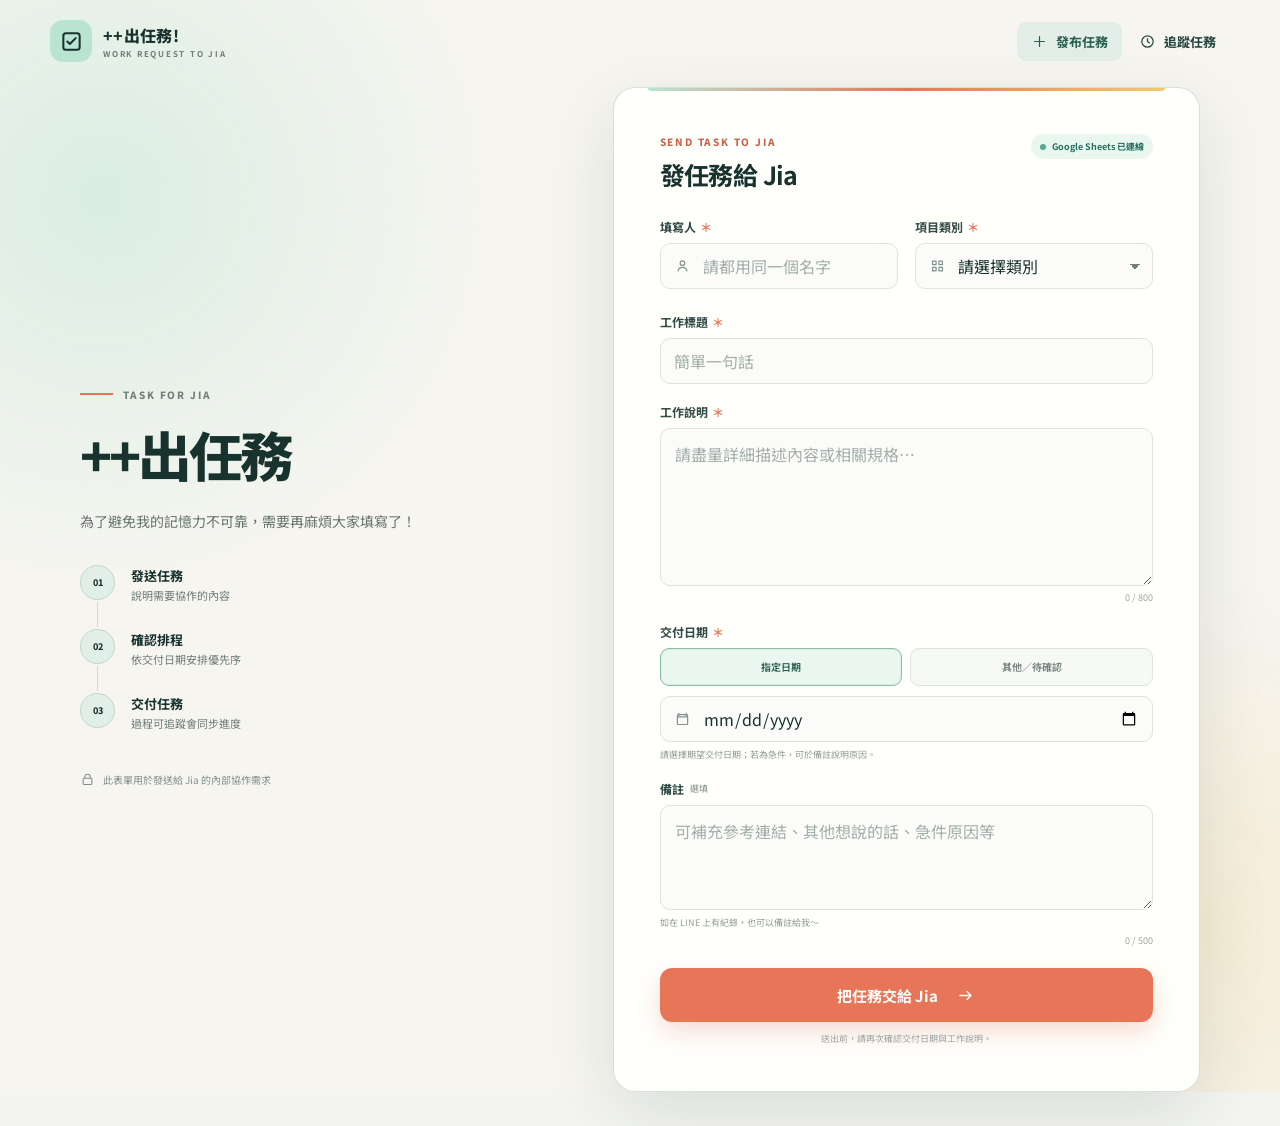
<file: index.html>
<!doctype html>
<html lang="zh-Hant">
  <head>
    <meta charset="UTF-8" />
    <meta name="viewport" content="width=device-width, initial-scale=1.0" />
    <meta
      name="description"
      content="公司內部發任務給 Jia 的協作需求填寫與排程中心"
    />
    <meta name="theme-color" content="#16342f" />
    <title> ++出任務!｜協作需求中心</title>
    <link rel="stylesheet" href="./styles.css" />
  </head>
  <body class="form-page">
    <a class="skip-link" href="#request-form">跳到填寫表單</a>

    <header class="site-header">
      <a class="brand" href="./index.html" aria-label="給 Jia 的協作需求首頁">
        <span class="brand-mark" aria-hidden="true">
          <svg viewBox="0 0 24 24" focusable="false">
            <path d="M7 4.75h10A2.25 2.25 0 0 1 19.25 7v10A2.25 2.25 0 0 1 17 19.25H7A2.25 2.25 0 0 1 4.75 17V7A2.25 2.25 0 0 1 7 4.75Z" />
            <path d="m8.25 12 2.25 2.25 5.25-5.25" />
          </svg>
        </span>
        <span>
          <strong> ++出任務! </strong>
          <small>WORK REQUEST TO JIA</small>
        </span>
      </a>
      <nav class="header-nav" aria-label="快速連結">
        <a class="header-link active" href="./index.html" aria-current="page">
          <svg viewBox="0 0 24 24" aria-hidden="true">
            <path d="M12 5v14M5 12h14" />
          </svg>
          發布任務
        </a>
        <a class="header-link" href="./status.html">
          <svg viewBox="0 0 24 24" aria-hidden="true">
            <circle cx="12" cy="12" r="8" />
            <path d="M12 8v4l3 2" />
          </svg>
          追蹤任務
        </a>
      </nav>
    </header>

    <main class="form-layout">
      <section class="intro-panel" aria-labelledby="page-title">
        <div class="eyebrow"><span></span> TASK FOR JIA</div>
        <h1 id="page-title">++出任務</h1>
        <p class="intro-copy">
          為了避免我的記憶力不可靠，需要再麻煩大家填寫了！
        </p>

        <ol class="process-list" aria-label="需求處理流程">
          <li>
            <span>01</span>
            <div><strong>發送任務</strong><small>說明需要協作的內容</small></div>
          </li>
          <li>
            <span>02</span>
            <div><strong>確認排程</strong><small>依交付日期安排優先序</small></div>
          </li>
          <li>
            <span>03</span>
            <div><strong>交付任務</strong><small>過程可追蹤會同步進度</small></div>
          </li>
        </ol>

        <div class="privacy-note">
          <svg viewBox="0 0 24 24" aria-hidden="true">
            <path d="M7.75 10V7.75a4.25 4.25 0 0 1 8.5 0V10M6.5 10h11A1.5 1.5 0 0 1 19 11.5v7A1.5 1.5 0 0 1 17.5 20h-11A1.5 1.5 0 0 1 5 18.5v-7A1.5 1.5 0 0 1 6.5 10Z" />
          </svg>
          此表單用於發送給 Jia 的內部協作需求
        </div>
      </section>

      <section class="form-card" aria-labelledby="form-title">
        <div class="form-card-head">
          <div>
            <p class="section-kicker">SEND TASK TO JIA</p>
            <h2 id="form-title">發任務給 Jia</h2>
          </div>
          <span class="mode-badge" id="mode-badge">連線確認中</span>
        </div>

        <form id="request-form" novalidate>
          <div class="field-grid">
            <div class="field-group">
              <label for="requester">填寫人 <span aria-label="必填">＊</span></label>
              <div class="input-shell">
                <svg viewBox="0 0 24 24" aria-hidden="true">
                  <circle cx="12" cy="8" r="3.25" />
                  <path d="M5.75 19c.55-3.15 2.64-5 6.25-5s5.7 1.85 6.25 5" />
                </svg>
                <input
                  id="requester"
                  name="requester"
                  type="text"
                  autocomplete="name"
                  maxlength="40"
                  placeholder="請都用同一個名字"
                  required
                />
              </div>
              <p class="field-error" id="requester-error"></p>
            </div>

            <div class="field-group">
              <label for="category">項目類別 <span aria-label="必填">＊</span></label>
              <div class="input-shell select-shell">
                <svg viewBox="0 0 24 24" aria-hidden="true">
                  <path d="M5 5h5v5H5zM14 5h5v5h-5zM5 14h5v5H5zM14 14h5v5h-5z" />
                </svg>
                <select id="category" name="category" required>
                  <option value="" selected disabled>請選擇類別</option>
                  <option value="行銷">行銷</option>
                  <option value="行政">行政</option>
                  <option value="營運">營運</option>
                  <option value="業務">業務</option>
                  <option value="其他">其他</option>
                </select>
              </div>
              <p class="field-error" id="category-error"></p>
            </div>
          </div>

          <div class="field-group">
            <label for="title">工作標題 <span aria-label="必填">＊</span></label>
            <div class="input-shell no-icon">
              <input
                id="title"
                name="title"
                type="text"
                maxlength="120"
                placeholder="簡單一句話"
                required
              />
            </div>
            <p class="field-error" id="title-error"></p>
          </div>

          <div class="field-group">
            <label for="description">工作說明 <span aria-label="必填">＊</span></label>
            <textarea
              id="description"
              name="description"
              rows="5"
              maxlength="800"
              placeholder="請盡量詳細描述內容或相關規格⋯"
              required
            ></textarea>
            <div class="field-meta">
              <p class="field-error" id="description-error"></p>
              <span id="description-count">0 / 800</span>
            </div>
          </div>

          <div class="field-group">
            <label for="delivery-time">交付日期 <span aria-label="必填">＊</span></label>
            <div class="delivery-options" role="radiogroup" aria-label="交付日期選項">
              <label>
                <input type="radio" name="deliveryOption" value="specified" checked />
                <span>指定日期</span>
              </label>
              <label>
                <input type="radio" name="deliveryOption" value="other" />
                <span>其他／待確認</span>
              </label>
            </div>
            <div class="input-shell" id="delivery-time-shell">
              <svg viewBox="0 0 24 24" aria-hidden="true">
                <path d="M6.75 4v3M17.25 4v3M4.75 9h14.5M6.25 5.75h11.5a1.5 1.5 0 0 1 1.5 1.5v11a1.5 1.5 0 0 1-1.5 1.5H6.25a1.5 1.5 0 0 1-1.5-1.5v-11a1.5 1.5 0 0 1 1.5-1.5Z" />
              </svg>
              <input id="delivery-time" name="deliveryTime" type="date" required />
            </div>
            <div class="other-time-message" id="other-time-message" hidden>
              這筆任務會先標記為「待確認」，可在備註補充希望的時程。
            </div>
            <p class="field-hint" id="delivery-time-hint">請選擇期望交付日期；若為急件，可於備註說明原因。</p>
            <p class="field-error" id="deliveryTime-error"></p>
          </div>

          <div class="field-group">
            <label for="notes">備註 <small>選填</small></label>
            <textarea
              id="notes"
              name="notes"
              rows="3"
              maxlength="500"
              placeholder="可補充參考連結、其他想說的話、急件原因等"
            ></textarea>
            <p class="field-hint notes-hint">如在 LINE 上有紀錄，也可以備註給我～</p>
            <div class="field-meta align-right"><span id="notes-count">0 / 500</span></div>
          </div>

          <button class="primary-button" type="submit" id="submit-button">
            <span>把任務交給 Jia</span>
            <svg viewBox="0 0 24 24" aria-hidden="true">
              <path d="M5 12h14M14 7l5 5-5 5" />
            </svg>
          </button>

          <p class="submit-note">送出前，請再次確認交付日期與工作說明。</p>
        </form>

        <div class="success-panel" id="success-panel" hidden tabindex="-1">
          <span class="success-icon">
            <svg viewBox="0 0 24 24" aria-hidden="true"><path d="m6.5 12.5 3.5 3.5 7.5-8" /></svg>
          </span>
          <p class="section-kicker">TASK SENT TO JIA</p>
          <h2>任務已交給++ㄌ！</h2>
          <p>已收到這項任務需求，並會依交付日期安排處理順序。</p>
          <div class="request-number"> 任務編號 <strong id="success-id">—</strong></div>
          <div class="success-actions">
            <button class="secondary-button" type="button" id="copy-request-id-button">複製任務編號</button>
            <a class="primary-button success-track-button" id="track-request-link" href="./status.html">追蹤這個任務</a>
          </div>
          <button class="secondary-button" type="button" id="new-request-button">再發一個任務</button>
        </div>
      </section>
    </main>

    <div class="toast" id="toast" role="status" aria-live="polite" hidden></div>
    <script src="./config.js"></script>
    <script src="./data-store.js"></script>
    <script src="./app.js"></script>
  </body>
</html>
</file>
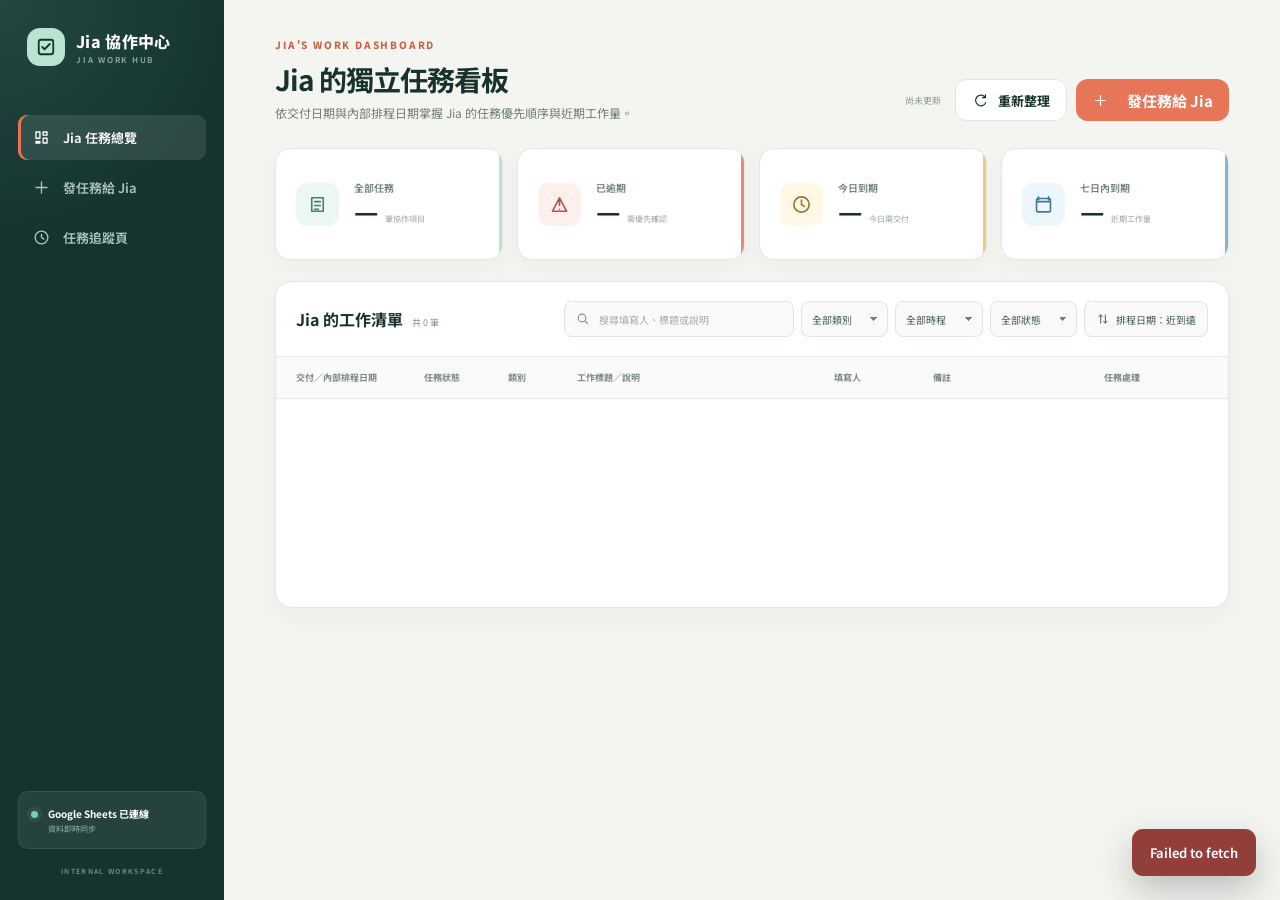
<file: admin.html>
<!doctype html>
<html lang="zh-Hant">
  <head>
    <meta charset="UTF-8" />
    <meta name="viewport" content="width=device-width, initial-scale=1.0" />
    <meta name="description" content="給 Jia 的協作任務與交付排程管理看板" />
    <meta name="theme-color" content="#16342f" />
    <title>Jia 的任務看板｜協作需求中心</title>
    <link rel="stylesheet" href="./styles.css" />
  </head>
  <body class="admin-page">
    <a class="skip-link" href="#request-table">跳到需求列表</a>

    <aside class="admin-sidebar">
      <a class="brand brand-light" href="./index.html" aria-label="給 Jia 的協作需求首頁">
        <span class="brand-mark" aria-hidden="true">
          <svg viewBox="0 0 24 24" focusable="false">
            <path d="M7 4.75h10A2.25 2.25 0 0 1 19.25 7v10A2.25 2.25 0 0 1 17 19.25H7A2.25 2.25 0 0 1 4.75 17V7A2.25 2.25 0 0 1 7 4.75Z" />
            <path d="m8.25 12 2.25 2.25 5.25-5.25" />
          </svg>
        </span>
        <span><strong>Jia 協作中心</strong><small>JIA WORK HUB</small></span>
      </a>
      <nav class="admin-nav" aria-label="主要選單">
        <a class="active" href="./admin.html">
          <svg viewBox="0 0 24 24" aria-hidden="true"><path d="M5 13h5V5H5zM14 19h5v-6h-5zM5 19h5v-2H5zM14 9h5V5h-5z" /></svg>
          Jia 任務總覽
        </a>
        <a href="./index.html">
          <svg viewBox="0 0 24 24" aria-hidden="true"><path d="M12 5v14M5 12h14" /></svg>
          發任務給 Jia
        </a>
        <a href="./status.html">
          <svg viewBox="0 0 24 24" aria-hidden="true"><circle cx="12" cy="12" r="8" /><path d="M12 8v4l3 2" /></svg>
          任務追蹤頁
        </a>
      </nav>
      <div class="sidebar-bottom">
        <div class="connection-card">
          <span class="status-dot" id="connection-dot"></span>
          <div><strong id="connection-title">確認資料來源</strong><small id="connection-detail">正在連線…</small></div>
        </div>
        <p>INTERNAL WORKSPACE</p>
      </div>
    </aside>

    <header class="mobile-admin-header">
      <a class="brand" href="./index.html">
        <span class="brand-mark" aria-hidden="true">
          <svg viewBox="0 0 24 24"><path d="M7 4.75h10A2.25 2.25 0 0 1 19.25 7v10A2.25 2.25 0 0 1 17 19.25H7A2.25 2.25 0 0 1 4.75 17V7A2.25 2.25 0 0 1 7 4.75Z" /><path d="m8.25 12 2.25 2.25 5.25-5.25" /></svg>
        </span>
        <span><strong>Jia 協作中心</strong></span>
      </a>
      <a class="icon-button" href="./index.html" aria-label="發任務給 Jia"><svg viewBox="0 0 24 24"><path d="M12 5v14M5 12h14" /></svg></a>
    </header>

    <main class="admin-main">
      <section class="dashboard-head">
        <div>
          <p class="section-kicker">JIA'S WORK DASHBOARD</p>
          <h1>Jia 的獨立任務看板</h1>
          <p>依交付日期與內部排程日期掌握 Jia 的任務優先順序與近期工作量。</p>
        </div>
        <div class="dashboard-actions">
          <span class="last-updated" id="last-updated">尚未更新</span>
          <button class="secondary-button compact" id="refresh-button" type="button">
            <svg viewBox="0 0 24 24" aria-hidden="true"><path d="M19 8a7.5 7.5 0 1 0 .45 7M19 4v4h-4" /></svg>
            重新整理
          </button>
          <a class="primary-button compact" href="./index.html">
            <svg viewBox="0 0 24 24" aria-hidden="true"><path d="M12 5v14M5 12h14" /></svg>
            發任務給 Jia
          </a>
        </div>
      </section>

      <section class="summary-grid" aria-label="需求摘要">
        <article class="summary-card total">
          <div class="summary-icon"><svg viewBox="0 0 24 24" aria-hidden="true"><path d="M6 5h12v14H6zM9 9h6M9 13h6M9 17h4" /></svg></div>
          <div><span>全部任務</span><strong id="summary-total">—</strong><small>筆協作項目</small></div>
        </article>
        <article class="summary-card overdue">
          <div class="summary-icon"><svg viewBox="0 0 24 24" aria-hidden="true"><path d="M12 8v5M12 17h.01M4.7 19h14.6L12 5z" /></svg></div>
          <div><span>已逾期</span><strong id="summary-overdue">—</strong><small>需優先確認</small></div>
        </article>
        <article class="summary-card today">
          <div class="summary-icon"><svg viewBox="0 0 24 24" aria-hidden="true"><circle cx="12" cy="12" r="8" /><path d="M12 7.5V12l3 2" /></svg></div>
          <div><span>今日到期</span><strong id="summary-today">—</strong><small>今日需交付</small></div>
        </article>
        <article class="summary-card upcoming">
          <div class="summary-icon"><svg viewBox="0 0 24 24" aria-hidden="true"><path d="M6.75 4v3M17.25 4v3M4.75 9h14.5M6.25 5.75h11.5a1.5 1.5 0 0 1 1.5 1.5v11a1.5 1.5 0 0 1-1.5 1.5H6.25a1.5 1.5 0 0 1-1.5-1.5v-11a1.5 1.5 0 0 1 1.5-1.5Z" /></svg></div>
          <div><span>七日內到期</span><strong id="summary-upcoming">—</strong><small>近期工作量</small></div>
        </article>
      </section>

      <section class="request-section">
        <div class="request-section-head">
          <div>
            <h2>Jia 的工作清單</h2>
            <span id="result-count">共 0 筆</span>
          </div>
          <div class="filter-row">
            <label class="search-box" for="search-input">
              <svg viewBox="0 0 24 24" aria-hidden="true"><circle cx="10.5" cy="10.5" r="5.75" /><path d="m15 15 4 4" /></svg>
              <input id="search-input" type="search" placeholder="搜尋填寫人、標題或說明" />
            </label>
            <label class="filter-select">
              <span class="sr-only">類別篩選</span>
              <select id="category-filter">
                <option value="all">全部類別</option>
                <option value="行銷">行銷</option>
                <option value="行政">行政</option>
                <option value="營運">營運</option>
                <option value="業務">業務</option>
                <option value="其他">其他</option>
              </select>
            </label>
            <label class="filter-select">
              <span class="sr-only">到期狀態篩選</span>
              <select id="status-filter">
                <option value="all">全部時程</option>
                <option value="overdue">已逾期</option>
                <option value="today">今日到期</option>
                <option value="upcoming">七日內到期</option>
                <option value="later">七日後</option>
                <option value="unscheduled">待確認</option>
              </select>
            </label>
            <label class="filter-select">
              <span class="sr-only">任務狀態篩選</span>
              <select id="work-status-filter">
                <option value="all">全部狀態</option>
                <option value="待處理">待處理</option>
                <option value="進行中">進行中</option>
                <option value="已完成">已完成</option>
              </select>
            </label>
            <button class="sort-button" id="sort-button" type="button" data-direction="asc">
              <svg viewBox="0 0 24 24" aria-hidden="true"><path d="M8 5v14M5 8l3-3 3 3M16 19V5M13 16l3 3 3-3" /></svg>
              <span id="sort-label">排程日期：近到遠</span>
            </button>
          </div>
        </div>

        <div class="table-wrap" id="request-table" tabindex="-1">
          <table>
            <thead>
              <tr>
                <th>交付／內部排程日期</th>
                <th>任務狀態</th>
                <th>類別</th>
                <th>工作標題／說明</th>
                <th>填寫人</th>
                <th>備註</th>
                <th>任務處理</th>
              </tr>
            </thead>
            <tbody id="request-tbody"></tbody>
          </table>
          <div class="empty-state" id="empty-state" hidden>
            <span><svg viewBox="0 0 24 24" aria-hidden="true"><path d="M7 4.75h10A2.25 2.25 0 0 1 19.25 7v10A2.25 2.25 0 0 1 17 19.25H7A2.25 2.25 0 0 1 4.75 17V7A2.25 2.25 0 0 1 7 4.75Z" /><path d="M8.5 12h7" /></svg></span>
            <h3>目前沒有符合條件的任務</h3>
            <p id="empty-copy">發送第一個任務給 Jia 後，協作項目就會出現在這裡。</p>
            <a class="secondary-button compact" href="./index.html">發任務給 Jia</a>
          </div>
        </div>

        <div class="mobile-request-list" id="mobile-request-list"></div>
      </section>
    </main>

    <div class="task-modal" id="task-modal" hidden>
      <button class="modal-backdrop" type="button" data-close-modal aria-label="關閉任務處理視窗"></button>
      <section class="task-modal-panel" role="dialog" aria-modal="true" aria-labelledby="task-modal-title">
        <div class="task-modal-head">
          <div>
            <p class="section-kicker">UPDATE TASK</p>
            <h2 id="task-modal-title">更新任務進度</h2>
          </div>
          <button class="modal-close" type="button" data-close-modal aria-label="關閉">
            <svg viewBox="0 0 24 24" aria-hidden="true"><path d="M6 6l12 12M18 6 6 18" /></svg>
          </button>
        </div>

        <div class="modal-task-summary">
          <code id="modal-task-id">—</code>
          <strong id="modal-task-title">—</strong>
          <p id="modal-task-description">—</p>
          <span id="modal-task-requester">—</span>
        </div>

        <form id="task-update-form">
          <input type="hidden" id="modal-request-id" name="id" />
          <div class="field-group">
            <label for="modal-task-status">任務狀態 <small>儲存後會同步顯示於追蹤頁</small></label>
            <div class="input-shell select-shell no-icon">
              <select id="modal-task-status" name="status" required>
                <option value="待處理">待處理</option>
                <option value="進行中">進行中</option>
                <option value="已完成">已完成</option>
              </select>
            </div>
          </div>
          <div class="field-group" id="modal-internal-schedule-group">
            <label for="modal-internal-schedule-time">內部排程日期 <small>僅 Jia 任務看板與 Google Sheet 顯示</small></label>
            <div class="input-shell no-icon">
              <input id="modal-internal-schedule-time" name="internalScheduleTime" type="date" />
            </div>
            <p class="field-hint">前台選擇「其他／待確認」時，可在這裡安排預計處理日期；發任務人不會看到。</p>
          </div>
          <div class="field-group">
            <label for="modal-delivery-reply">交付回覆 <small>發任務的人會在追蹤頁看到</small></label>
            <textarea id="modal-delivery-reply" name="deliveryReply" rows="7" maxlength="2000" placeholder="可填寫完成內容、交付連結、檔案位置或需要對方確認的事項⋯"></textarea>
            <div class="field-meta align-right"><span id="reply-count">0 / 2000</span></div>
          </div>
          <div class="modal-actions">
            <a class="secondary-button" id="modal-tracking-link" href="./status.html" target="_blank" rel="noopener">開啟追蹤頁</a>
            <button class="primary-button" id="save-task-button" type="submit">儲存排程、進度與回覆</button>
          </div>
        </form>
      </section>
    </div>

    <div class="toast" id="toast" role="status" aria-live="polite" hidden></div>
    <script src="./config.js"></script>
    <script src="./data-store.js"></script>
    <script src="./admin.js"></script>
  </body>
</html>
</file>
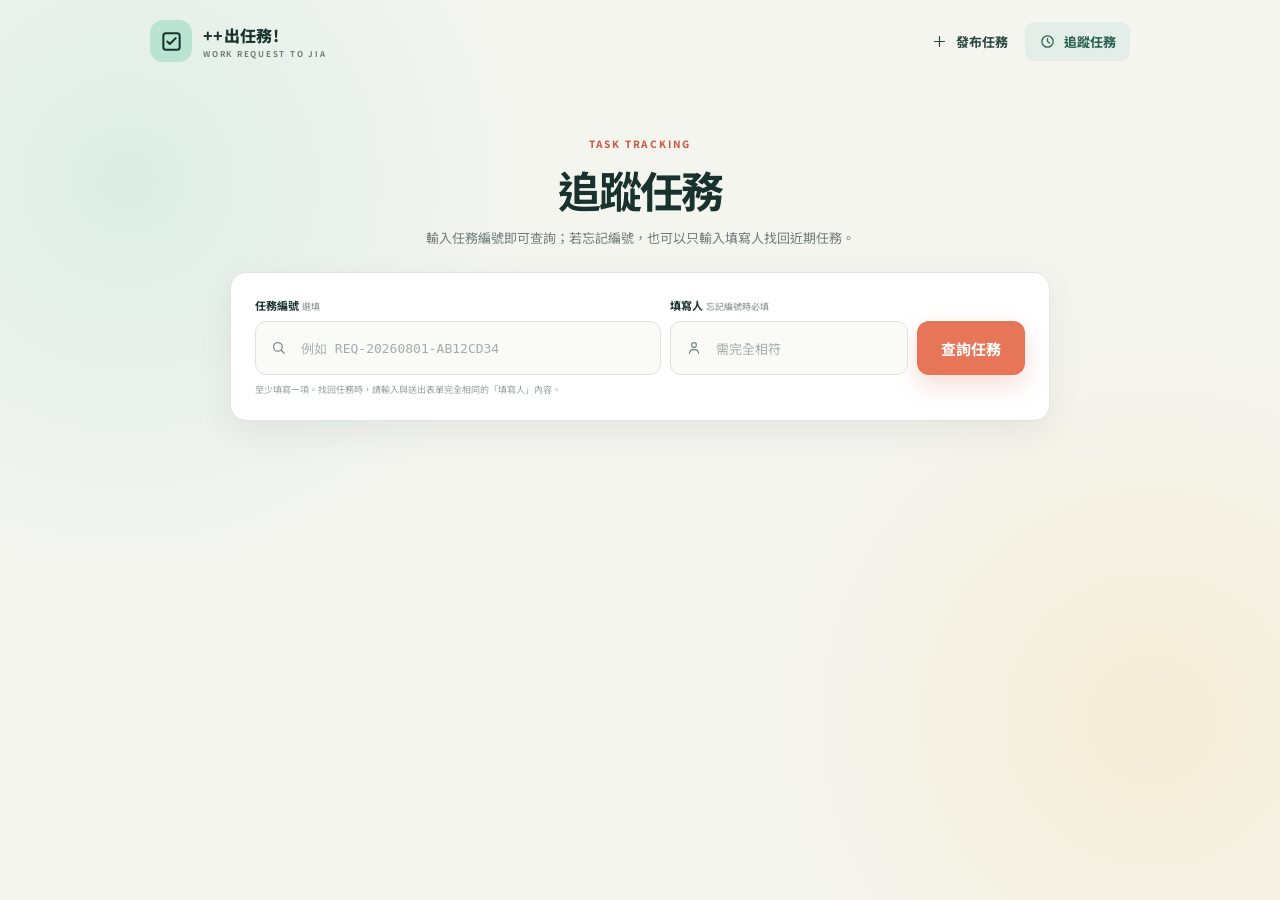
<file: status.html>
<!doctype html>
<html lang="zh-Hant">
  <head>
    <meta charset="UTF-8" />
    <meta name="viewport" content="width=device-width, initial-scale=1.0" />
    <meta name="description" content="追蹤發給 Jia 的協作任務進度與交付回覆" />
    <meta name="theme-color" content="#16342f" />
    <title>追蹤任務｜給 Jia 的協作需求</title>
    <link rel="stylesheet" href="./styles.css" />
  </head>
  <body class="tracking-page">
    <a class="skip-link" href="#tracking-content">跳到任務追蹤內容</a>

    <header class="site-header tracking-header">
      <a class="brand" href="./index.html" aria-label="給 Jia 的協作需求首頁">
        <span class="brand-mark" aria-hidden="true">
          <svg viewBox="0 0 24 24" focusable="false">
            <path d="M7 4.75h10A2.25 2.25 0 0 1 19.25 7v10A2.25 2.25 0 0 1 17 19.25H7A2.25 2.25 0 0 1 4.75 17V7A2.25 2.25 0 0 1 7 4.75Z" />
            <path d="m8.25 12 2.25 2.25 5.25-5.25" />
          </svg>
        </span>
        <span><strong> ++出任務! </strong><small>WORK REQUEST TO JIA</small></span>
      </a>
      <nav class="header-nav" aria-label="快速連結">
        <a class="header-link" href="./index.html">
          <svg viewBox="0 0 24 24" aria-hidden="true"><path d="M12 5v14M5 12h14" /></svg>
          發布任務
        </a>
        <a class="header-link active" href="./status.html" aria-current="page">
          <svg viewBox="0 0 24 24" aria-hidden="true"><circle cx="12" cy="12" r="8" /><path d="M12 8v4l3 2" /></svg>
          追蹤任務
        </a>
      </nav>
    </header>

    <main class="tracking-main" id="tracking-content">
      <section class="tracking-intro">
        <p class="section-kicker">TASK TRACKING</p>
        <h1>追蹤任務</h1>
        <p>輸入任務編號即可查詢；若忘記編號，也可以只輸入填寫人找回近期任務。</p>
      </section>

      <form class="tracking-search" id="tracking-search-form">
        <div class="tracking-search-fields">
          <label class="tracking-query-field" for="tracking-id">
            <span>任務編號 <small>選填</small></span>
            <span class="tracking-input-shell">
              <svg viewBox="0 0 24 24" aria-hidden="true"><circle cx="10.5" cy="10.5" r="5.75" /><path d="m15 15 4 4" /></svg>
              <input id="tracking-id" name="id" type="text" autocomplete="off" placeholder="例如 REQ-20260801-AB12CD34" />
            </span>
          </label>
          <label class="tracking-query-field" for="tracking-requester-search">
            <span>填寫人 <small>忘記編號時必填</small></span>
            <span class="tracking-input-shell requester-search-shell">
              <svg viewBox="0 0 24 24" aria-hidden="true"><circle cx="12" cy="8" r="3.25" /><path d="M5.75 19c.55-3.15 2.64-5 6.25-5s5.7 1.85 6.25 5" /></svg>
              <input id="tracking-requester-search" name="requester" type="text" autocomplete="name" maxlength="40" placeholder="需完全相符" />
            </span>
          </label>
          <button class="primary-button" type="submit" id="tracking-submit">查詢任務</button>
        </div>
        <p>至少填寫一項。找回任務時，請輸入與送出表單完全相同的「填寫人」內容。</p>
      </form>

      <section class="recent-requests" id="recent-requests" hidden>
        <div class="tracking-section-head">
          <h2>這個瀏覽器最近送出的任務</h2>
          <span>點選編號即可查詢</span>
        </div>
        <div class="recent-id-list" id="recent-id-list"></div>
      </section>

      <section class="recent-requests requester-results" id="requester-results" hidden>
        <div class="tracking-section-head">
          <h2 id="requester-results-title">近期任務</h2>
          <span id="requester-results-count">共 0 筆</span>
        </div>
        <div class="requester-task-list" id="requester-task-list"></div>
      </section>

      <div class="tracking-loading" id="tracking-loading" hidden>
        <span></span>
        正在讀取任務進度…
      </div>

      <section class="tracking-error" id="tracking-error" hidden role="alert">
        <span aria-hidden="true">!</span>
        <div><h2>找不到符合條件的任務</h2><p id="tracking-error-copy">請確認任務編號與填寫人後再試一次。</p></div>
      </section>

      <article class="tracking-result" id="tracking-result" hidden>
        <div class="tracking-result-head">
          <div>
            <span class="work-status-badge" id="tracking-status">待處理</span>
            <h2 id="tracking-title">—</h2>
            <code id="tracking-result-id">—</code>
          </div>
          <div class="tracking-result-update">
            <p>最後更新 <strong id="tracking-updated">—</strong></p>
            <button class="secondary-button compact" type="button" id="tracking-refresh">更新狀態</button>
          </div>
        </div>

        <ol class="tracking-progress" id="tracking-progress" aria-label="任務進度">
          <li data-step="待處理"><span>1</span><div><strong>待處理</strong><small>已收到任務</small></div></li>
          <li data-step="進行中"><span>2</span><div><strong>進行中</strong><small>正在處理</small></div></li>
          <li data-step="已完成"><span>3</span><div><strong>已完成</strong><small>已提供交付內容</small></div></li>
        </ol>

        <div class="tracking-detail-grid">
          <div><span>填寫人</span><strong id="tracking-requester">—</strong></div>
          <div><span>項目類別</span><strong id="tracking-category">—</strong></div>
          <div><span>交付日期</span><strong id="tracking-due">—</strong></div>
          <div><span>建立時間</span><strong id="tracking-created">—</strong></div>
        </div>

        <div class="tracking-description">
          <span>工作說明</span>
          <p id="tracking-description">—</p>
        </div>

        <div class="tracking-notes" id="tracking-notes-wrap" hidden>
          <span>原始備註</span>
          <p id="tracking-notes"></p>
        </div>

        <section class="delivery-reply-card" id="delivery-reply-card">
          <div class="reply-card-title">
            <span aria-hidden="true">
              <svg viewBox="0 0 24 24"><path d="M5 6.5h14v9H9l-4 3z" /></svg>
            </span>
            <div><p class="section-kicker">REPLY FROM JIA</p><h3>交付回覆</h3></div>
          </div>
          <p id="tracking-reply">拍謝還來不及回Q_Q更新後會顯示在這裡!!!</p>
        </section>
      </article>
    </main>

    <script src="./config.js"></script>
    <script src="./data-store.js"></script>
    <script src="./status.js"></script>
  </body>
</html>
</file>
<file: styles.css>
@import url("https://fonts.googleapis.com/css2?family=Noto+Sans+TC:wght@400;500;600;700;800&display=swap");

:root {
  --ink: #18322e;
  --ink-2: #294640;
  --muted: #6f7d79;
  --line: #dfe6e2;
  --paper: #fffefa;
  --canvas: #f4f5f0;
  --mint: #b9e4d2;
  --mint-soft: #eaf6f0;
  --coral: #e77658;
  --coral-dark: #cb5f45;
  --yellow: #f2c96d;
  --danger: #c64e49;
  --shadow: 0 24px 70px rgba(25, 48, 43, 0.11);
  --radius: 22px;
  font-family: "Noto Sans TC", "PingFang TC", "Microsoft JhengHei", sans-serif;
  color: var(--ink);
  background: var(--canvas);
  font-synthesis: none;
}

* {
  box-sizing: border-box;
}

html {
  min-width: 320px;
  scroll-behavior: smooth;
}

body {
  min-height: 100vh;
  margin: 0;
  background: var(--canvas);
}

button,
input,
select,
textarea {
  font: inherit;
}

button,
a,
select {
  -webkit-tap-highlight-color: transparent;
}

a {
  color: inherit;
  text-decoration: none;
}

svg {
  fill: none;
  stroke: currentColor;
  stroke-linecap: round;
  stroke-linejoin: round;
  stroke-width: 1.7;
}

.skip-link {
  position: fixed;
  z-index: 100;
  top: -80px;
  left: 20px;
  padding: 10px 15px;
  color: white;
  background: var(--ink);
  border-radius: 8px;
  white-space: nowrap;
  transition: top 0.2s ease;
}

.skip-link:focus {
  top: 14px;
}

.sr-only {
  position: absolute;
  width: 1px;
  height: 1px;
  padding: 0;
  margin: -1px;
  overflow: hidden;
  clip: rect(0, 0, 0, 0);
  white-space: nowrap;
  border: 0;
}

/* Shared brand and buttons */
.brand {
  display: inline-flex;
  align-items: center;
  gap: 11px;
  min-width: 0;
}

.brand-mark {
  display: grid;
  flex: 0 0 42px;
  width: 42px;
  height: 42px;
  place-items: center;
  color: var(--ink);
  background: var(--mint);
  border-radius: 13px;
}

.brand-mark svg {
  width: 27px;
  height: 27px;
  stroke-width: 1.8;
}

.brand > span:last-child {
  display: flex;
  min-width: 0;
  flex-direction: column;
  gap: 1px;
}

.brand strong {
  overflow: hidden;
  font-size: 16px;
  font-weight: 800;
  letter-spacing: 0.02em;
  text-overflow: ellipsis;
  white-space: nowrap;
}

.brand small {
  color: var(--muted);
  font-size: 8px;
  font-weight: 700;
  letter-spacing: 0.22em;
}

.primary-button,
.secondary-button,
.sort-button,
.icon-button {
  display: inline-flex;
  align-items: center;
  justify-content: center;
  border: 0;
  cursor: pointer;
  transition: transform 0.18s ease, box-shadow 0.18s ease, background 0.18s ease, opacity 0.18s ease;
}

.primary-button {
  min-height: 54px;
  gap: 18px;
  padding: 0 24px;
  color: white;
  background: var(--coral);
  border-radius: 12px;
  box-shadow: 0 10px 24px rgba(211, 98, 71, 0.22);
  font-size: 15px;
  font-weight: 700;
}

.primary-button:hover {
  background: var(--coral-dark);
  box-shadow: 0 13px 27px rgba(211, 98, 71, 0.27);
  transform: translateY(-1px);
}

.primary-button svg {
  width: 19px;
  height: 19px;
}

.secondary-button {
  min-height: 46px;
  gap: 9px;
  padding: 0 18px;
  color: var(--ink);
  background: white;
  border: 1px solid var(--line);
  border-radius: 11px;
  font-size: 13px;
  font-weight: 700;
}

.secondary-button:hover {
  border-color: #aebeb8;
  box-shadow: 0 8px 20px rgba(25, 48, 43, 0.08);
}

.primary-button.compact,
.secondary-button.compact {
  min-height: 42px;
  padding: 0 16px;
  box-shadow: none;
}

.primary-button.compact svg,
.secondary-button.compact svg {
  width: 17px;
  height: 17px;
}

button:focus-visible,
a:focus-visible,
input:focus-visible,
select:focus-visible,
textarea:focus-visible {
  outline: 3px solid rgba(35, 117, 97, 0.25);
  outline-offset: 2px;
}

button:disabled,
.is-loading {
  cursor: wait;
  opacity: 0.65;
}

.section-kicker {
  margin: 0 0 7px;
  color: var(--coral-dark);
  font-size: 10px;
  font-weight: 800;
  letter-spacing: 0.18em;
}

.toast {
  position: fixed;
  z-index: 200;
  right: 24px;
  bottom: 24px;
  max-width: min(420px, calc(100vw - 32px));
  padding: 14px 18px;
  color: white;
  background: var(--ink);
  border-radius: 11px;
  box-shadow: 0 14px 34px rgba(18, 35, 32, 0.25);
  font-size: 13px;
  font-weight: 600;
  animation: toast-in 0.25s ease both;
}

.toast.error {
  background: #923f3c;
}

@keyframes toast-in {
  from { opacity: 0; transform: translateY(8px); }
  to { opacity: 1; transform: translateY(0); }
}

/* Request form page */
.form-page {
  position: relative;
  overflow-x: hidden;
  background:
    radial-gradient(circle at 8% 18%, rgba(185, 228, 210, 0.45), transparent 24rem),
    radial-gradient(circle at 93% 85%, rgba(242, 201, 109, 0.21), transparent 22rem),
    #f6f5f0;
}

.form-page::before {
  position: fixed;
  z-index: -1;
  top: 80px;
  left: 3.4vw;
  width: 68px;
  height: 68px;
  content: "";
  border: 1px solid rgba(33, 72, 63, 0.15);
  border-radius: 50%;
}

.form-page::after {
  position: fixed;
  z-index: -1;
  right: 2.5vw;
  bottom: 2vw;
  width: 110px;
  height: 110px;
  content: "";
  background-image: radial-gradient(rgba(24, 50, 46, 0.22) 1.2px, transparent 1.2px);
  background-size: 12px 12px;
}

.site-header {
  display: flex;
  width: min(1180px, calc(100% - 48px));
  height: 82px;
  align-items: center;
  justify-content: space-between;
  margin: 0 auto;
}

.header-link {
  display: inline-flex;
  align-items: center;
  gap: 8px;
  padding: 10px 14px;
  color: var(--ink-2);
  border-radius: 9px;
  font-size: 13px;
  font-weight: 700;
  transition: background 0.18s ease;
}

.header-link:hover {
  background: rgba(255, 255, 255, 0.75);
}

.header-link.active {
  color: #285f50;
  background: rgba(226, 238, 232, 0.9);
}

.header-link svg {
  width: 17px;
  height: 17px;
}

.header-nav {
  display: flex;
  align-items: center;
  gap: 3px;
}

.form-layout {
  display: grid;
  width: min(1120px, calc(100% - 48px));
  min-height: calc(100vh - 116px);
  grid-template-columns: minmax(0, 0.86fr) minmax(510px, 1.14fr);
  gap: clamp(50px, 7vw, 96px);
  align-items: center;
  margin: 5px auto 34px;
}

.intro-panel {
  padding: 36px 0 42px;
}

.eyebrow {
  display: flex;
  align-items: center;
  gap: 10px;
  margin-bottom: 19px;
  color: var(--muted);
  font-size: 10px;
  font-weight: 800;
  letter-spacing: 0.19em;
}

.eyebrow span {
  display: inline-block;
  width: 33px;
  height: 2px;
  background: var(--coral);
}

.intro-panel h1 {
  margin: 0;
  color: var(--ink);
  font-size: clamp(38px, 4.2vw, 57px);
  font-weight: 800;
  letter-spacing: -0.055em;
  line-height: 1.23;
}

.intro-panel h1 em {
  position: relative;
  color: var(--ink);
  font-style: normal;
  white-space: nowrap;
}

.intro-panel h1 em::after {
  position: absolute;
  z-index: -1;
  right: -4px;
  bottom: 4px;
  left: -3px;
  height: 12px;
  content: "";
  background: var(--yellow);
  opacity: 0.72;
  transform: rotate(-1deg);
}

.intro-copy {
  max-width: 435px;
  margin: 22px 0 30px;
  color: #667470;
  font-size: 14px;
  line-height: 1.85;
}

.process-list {
  display: grid;
  max-width: 420px;
  gap: 0;
  padding: 0;
  margin: 0;
  list-style: none;
}

.process-list li {
  position: relative;
  display: flex;
  min-height: 64px;
  align-items: flex-start;
  gap: 16px;
}

.process-list li:not(:last-child)::after {
  position: absolute;
  top: 37px;
  bottom: 2px;
  left: 17px;
  width: 1px;
  content: "";
  background: #cbd7d2;
}

.process-list li > span {
  display: grid;
  z-index: 1;
  flex: 0 0 35px;
  width: 35px;
  height: 35px;
  place-items: center;
  color: var(--ink);
  background: #e2eee8;
  border: 1px solid #c0d7cc;
  border-radius: 50%;
  font-size: 9px;
  font-weight: 800;
}

.process-list li > div {
  display: flex;
  flex-direction: column;
  gap: 2px;
  padding-top: 1px;
}

.process-list strong {
  font-size: 13px;
  font-weight: 700;
}

.process-list small {
  color: var(--muted);
  font-size: 11px;
}

.privacy-note {
  display: flex;
  align-items: center;
  gap: 8px;
  margin-top: 15px;
  color: #82908c;
  font-size: 10px;
}

.privacy-note svg {
  width: 15px;
  height: 15px;
}

.form-card {
  position: relative;
  min-height: 680px;
  padding: clamp(28px, 4vw, 46px);
  background: rgba(255, 255, 252, 0.96);
  border: 1px solid rgba(205, 216, 211, 0.8);
  border-radius: var(--radius);
  box-shadow: var(--shadow);
}

.form-card::before {
  position: absolute;
  top: 0;
  right: 34px;
  left: 34px;
  height: 3px;
  content: "";
  background: linear-gradient(90deg, var(--mint), var(--coral), var(--yellow));
  border-radius: 0 0 4px 4px;
}

.form-card-head {
  display: flex;
  align-items: flex-start;
  justify-content: space-between;
  gap: 18px;
  margin-bottom: 26px;
}

.form-card-head h2 {
  margin: 0;
  font-size: 25px;
  letter-spacing: -0.025em;
}

.mode-badge {
  display: inline-flex;
  align-items: center;
  gap: 6px;
  padding: 6px 9px;
  color: #26705f;
  background: var(--mint-soft);
  border-radius: 100px;
  font-size: 9px;
  font-weight: 700;
  white-space: nowrap;
}

.mode-badge::before {
  width: 6px;
  height: 6px;
  content: "";
  background: #55aa8d;
  border-radius: 50%;
}

.mode-badge.is-demo {
  color: #87651c;
  background: #fff6dc;
}

.mode-badge.is-demo::before {
  background: #dba630;
}

.field-grid {
  display: grid;
  grid-template-columns: 1fr 1fr;
  gap: 17px;
}

.field-group {
  margin-bottom: 19px;
}

.field-group > label {
  display: flex;
  align-items: center;
  gap: 4px;
  margin-bottom: 8px;
  color: #314b46;
  font-size: 12px;
  font-weight: 700;
}

.field-group > label span {
  color: var(--coral);
}

.field-group > label small {
  margin-left: 2px;
  color: #94a09d;
  font-size: 9px;
  font-weight: 500;
}

.input-shell {
  position: relative;
}

.delivery-options {
  display: flex;
  gap: 8px;
  margin-bottom: 10px;
}

.delivery-options label {
  position: relative;
  flex: 1;
  cursor: pointer;
}

.delivery-options input {
  position: absolute;
  width: 1px;
  height: 1px;
  overflow: hidden;
  opacity: 0;
}

.delivery-options span {
  display: flex;
  min-height: 38px;
  align-items: center;
  justify-content: center;
  padding: 7px 12px;
  color: #71807b;
  background: #f7f9f6;
  border: 1px solid #dce4e0;
  border-radius: 9px;
  font-size: 10px;
  font-weight: 600;
  transition: color 0.18s ease, border 0.18s ease, background 0.18s ease, box-shadow 0.18s ease;
}

.delivery-options input:checked + span {
  color: #285f50;
  background: var(--mint-soft);
  border-color: #8dbba9;
  box-shadow: inset 0 0 0 1px rgba(73, 139, 117, 0.08);
}

.delivery-options input:focus-visible + span {
  outline: 3px solid rgba(35, 117, 97, 0.25);
  outline-offset: 2px;
}

.other-time-message {
  padding: 11px 13px;
  color: #745c28;
  background: #fff8e6;
  border: 1px solid #f0dfac;
  border-radius: 9px;
  font-size: 10px;
  line-height: 1.6;
}

.notes-hint {
  margin-top: 7px;
  color: #718a82;
}

.input-shell > svg {
  position: absolute;
  z-index: 1;
  top: 50%;
  left: 14px;
  width: 17px;
  height: 17px;
  color: #84928e;
  pointer-events: none;
  transform: translateY(-50%);
}

.input-shell input,
.input-shell select,
textarea {
  width: 100%;
  color: var(--ink);
  background: #fbfcf9;
  border: 1px solid #dce4e0;
  border-radius: 10px;
  outline: none;
  transition: border 0.18s ease, box-shadow 0.18s ease, background 0.18s ease;
}

.input-shell input,
.input-shell select {
  height: 46px;
  padding: 0 13px 0 42px;
}

.input-shell select {
  padding-right: 35px;
  cursor: pointer;
  appearance: none;
  background-image: linear-gradient(45deg, transparent 50%, #72817c 50%), linear-gradient(135deg, #72817c 50%, transparent 50%);
  background-position: calc(100% - 17px) 20px, calc(100% - 12px) 20px;
  background-repeat: no-repeat;
  background-size: 5px 5px, 5px 5px;
}

textarea {
  display: block;
  min-height: 98px;
  padding: 12px 14px;
  line-height: 1.65;
  resize: vertical;
}

#description {
  min-height: 114px;
}

.input-shell input:hover,
.input-shell select:hover,
textarea:hover {
  border-color: #c1cec9;
}

.input-shell input:focus,
.input-shell select:focus,
textarea:focus {
  background: white;
  border-color: #5e9c89;
  box-shadow: 0 0 0 3px rgba(94, 156, 137, 0.12);
}

input::placeholder,
textarea::placeholder {
  color: #a3aeaa;
}

[aria-invalid="true"] {
  border-color: #d66b63 !important;
  box-shadow: 0 0 0 3px rgba(214, 107, 99, 0.09) !important;
}

.field-meta {
  display: flex;
  min-height: 17px;
  align-items: center;
  justify-content: space-between;
  padding-top: 5px;
  color: #99a4a1;
  font-size: 9px;
}

.field-meta.align-right {
  justify-content: flex-end;
}

.field-error {
  min-height: 0;
  margin: 5px 0 0;
  color: var(--danger);
  font-size: 10px;
}

.field-meta .field-error {
  margin: 0;
}

.field-hint {
  margin: 6px 0 0;
  color: #929e9a;
  font-size: 9px;
}

.form-card form > .primary-button {
  width: 100%;
  margin-top: 2px;
}

.submit-note {
  margin: 10px 0 0;
  color: #9aa5a2;
  font-size: 9px;
  text-align: center;
}

.success-panel {
  display: flex;
  min-height: 560px;
  align-items: center;
  justify-content: center;
  flex-direction: column;
  padding: 40px 12px;
  text-align: center;
}

.success-panel[hidden] {
  display: none;
}

.success-icon {
  display: grid;
  width: 78px;
  height: 78px;
  place-items: center;
  margin-bottom: 23px;
  color: #28775f;
  background: var(--mint-soft);
  border: 1px solid #c5e3d6;
  border-radius: 50%;
}

.success-icon svg {
  width: 39px;
  height: 39px;
  stroke-width: 2;
}

.success-panel h2 {
  margin: 4px 0 10px;
  font-size: 27px;
}

.success-panel > p:not(.section-kicker) {
  max-width: 350px;
  margin: 0;
  color: var(--muted);
  font-size: 13px;
  line-height: 1.8;
}

.success-track-button {
  min-width: 220px;
}

.success-actions {
  display: flex;
  align-items: center;
  gap: 9px;
  margin-bottom: 10px;
}

.request-number {
  display: flex;
  align-items: center;
  gap: 8px;
  padding: 12px 16px;
  margin: 24px 0;
  color: var(--muted);
  background: #f3f6f3;
  border-radius: 9px;
  font-size: 11px;
}

.request-number strong {
  color: var(--ink);
  font-family: ui-monospace, SFMono-Regular, Menlo, monospace;
  font-size: 12px;
}

/* Admin dashboard */
.admin-page {
  background: #f4f5f1;
}

.admin-sidebar {
  position: fixed;
  z-index: 10;
  top: 0;
  bottom: 0;
  left: 0;
  display: flex;
  width: 224px;
  flex-direction: column;
  padding: 28px 18px 24px;
  color: white;
  background:
    radial-gradient(circle at 0 0, rgba(86, 153, 132, 0.2), transparent 15rem),
    #16342f;
}

.brand-light {
  padding: 0 9px;
}

.brand-light .brand-mark {
  flex-basis: 38px;
  width: 38px;
  height: 38px;
}

.brand-light .brand-mark svg {
  width: 24px;
  height: 24px;
}

.brand-light small {
  color: #86a69b;
}

.admin-nav {
  display: flex;
  flex-direction: column;
  gap: 5px;
  margin-top: 49px;
}

.admin-nav a {
  display: flex;
  min-height: 45px;
  align-items: center;
  gap: 12px;
  padding: 0 14px;
  color: #adc3bb;
  border-radius: 9px;
  font-size: 13px;
  font-weight: 600;
  transition: color 0.18s ease, background 0.18s ease;
}

.admin-nav a:hover,
.admin-nav a.active {
  color: white;
  background: rgba(255, 255, 255, 0.1);
}

.admin-nav a.active {
  box-shadow: inset 3px 0 var(--coral);
}

.admin-nav svg {
  width: 19px;
  height: 19px;
}

.sidebar-bottom {
  margin-top: auto;
}

.connection-card {
  display: flex;
  align-items: flex-start;
  gap: 10px;
  padding: 14px 12px;
  background: rgba(255, 255, 255, 0.07);
  border: 1px solid rgba(255, 255, 255, 0.08);
  border-radius: 10px;
}

.status-dot {
  flex: 0 0 7px;
  width: 7px;
  height: 7px;
  margin-top: 5px;
  background: #70d3ae;
  border-radius: 50%;
  box-shadow: 0 0 0 4px rgba(112, 211, 174, 0.1);
}

.status-dot.demo {
  background: var(--yellow);
  box-shadow: 0 0 0 4px rgba(242, 201, 109, 0.1);
}

.connection-card div {
  display: flex;
  min-width: 0;
  flex-direction: column;
  gap: 2px;
}

.connection-card strong {
  overflow: hidden;
  font-size: 10px;
  text-overflow: ellipsis;
  white-space: nowrap;
}

.connection-card small {
  color: #8fafA4;
  font-size: 8px;
}

.sidebar-bottom > p {
  margin: 17px 0 0;
  color: #66887c;
  font-size: 7px;
  font-weight: 700;
  letter-spacing: 0.19em;
  text-align: center;
}

.mobile-admin-header {
  display: none;
}

.admin-main {
  min-height: 100vh;
  padding: 37px clamp(26px, 4vw, 58px) 60px;
  margin-left: 224px;
}

.dashboard-head {
  display: flex;
  align-items: flex-end;
  justify-content: space-between;
  gap: 25px;
}

.dashboard-head h1 {
  margin: 0 0 5px;
  font-size: 28px;
  letter-spacing: -0.035em;
}

.dashboard-head > div:first-child > p:last-child {
  margin: 0;
  color: var(--muted);
  font-size: 12px;
}

.dashboard-actions {
  display: flex;
  align-items: center;
  gap: 9px;
}

.last-updated {
  margin-right: 5px;
  color: #8d9995;
  font-size: 9px;
}

.summary-grid {
  display: grid;
  grid-template-columns: repeat(4, minmax(0, 1fr));
  gap: 14px;
  margin: 27px 0 21px;
}

.summary-card {
  position: relative;
  display: flex;
  min-width: 0;
  min-height: 112px;
  align-items: center;
  gap: 15px;
  padding: 20px;
  overflow: hidden;
  background: white;
  border: 1px solid #e2e8e5;
  border-radius: 15px;
  box-shadow: 0 6px 20px rgba(25, 48, 43, 0.035);
}

.summary-card::after {
  position: absolute;
  top: 0;
  right: 0;
  bottom: 0;
  width: 3px;
  content: "";
  background: var(--mint);
}

.summary-card.overdue::after { background: #e88978; }
.summary-card.today::after { background: var(--yellow); }
.summary-card.upcoming::after { background: #83b5cf; }

.summary-icon {
  display: grid;
  flex: 0 0 43px;
  width: 43px;
  height: 43px;
  place-items: center;
  color: #41836f;
  background: #edf7f2;
  border-radius: 11px;
}

.summary-card.overdue .summary-icon { color: #b6534c; background: #fff0ed; }
.summary-card.today .summary-icon { color: #9b762a; background: #fff8e6; }
.summary-card.upcoming .summary-icon { color: #407995; background: #edf6fa; }

.summary-icon svg {
  width: 23px;
  height: 23px;
}

.summary-card > div:last-child {
  display: grid;
  min-width: 0;
  grid-template-columns: auto 1fr;
  align-items: baseline;
  column-gap: 6px;
}

.summary-card span {
  grid-column: 1 / -1;
  color: #70807b;
  font-size: 10px;
  font-weight: 600;
}

.summary-card strong {
  font-size: 27px;
  line-height: 1.2;
}

.summary-card small {
  overflow: hidden;
  color: #9ca7a3;
  font-size: 8px;
  text-overflow: ellipsis;
  white-space: nowrap;
}

.request-section {
  background: white;
  border: 1px solid #e1e7e4;
  border-radius: 16px;
  box-shadow: 0 8px 25px rgba(25, 48, 43, 0.04);
}

.request-section-head {
  display: flex;
  align-items: center;
  justify-content: space-between;
  gap: 22px;
  padding: 19px 20px;
  border-bottom: 1px solid #e7ebe9;
}

.request-section-head > div:first-child {
  display: flex;
  flex: 0 0 auto;
  align-items: baseline;
  gap: 9px;
}

.request-section-head h2 {
  margin: 0;
  font-size: 16px;
}

.request-section-head > div:first-child span {
  color: #87938f;
  font-size: 9px;
}

.filter-row {
  display: flex;
  min-width: 0;
  align-items: center;
  justify-content: flex-end;
  gap: 7px;
}

.search-box {
  position: relative;
  display: block;
  width: min(230px, 21vw);
}

.search-box svg {
  position: absolute;
  top: 50%;
  left: 11px;
  width: 16px;
  height: 16px;
  color: #82908c;
  transform: translateY(-50%);
}

.search-box input,
.filter-select select,
.sort-button {
  height: 36px;
  color: #425b55;
  background-color: #fafbf9;
  border: 1px solid #dfe5e2;
  border-radius: 8px;
  font-size: 10px;
}

.search-box input {
  width: 100%;
  padding: 0 11px 0 34px;
  outline: 0;
}

.search-box input:focus,
.filter-select select:focus {
  border-color: #71a795;
  box-shadow: 0 0 0 3px rgba(94, 156, 137, 0.1);
}

.filter-select select {
  min-width: 87px;
  padding: 0 26px 0 10px;
  cursor: pointer;
  appearance: none;
  background-image: linear-gradient(45deg, transparent 50%, #72817c 50%), linear-gradient(135deg, #72817c 50%, transparent 50%);
  background-position: calc(100% - 13px) 15px, calc(100% - 9px) 15px;
  background-repeat: no-repeat;
  background-size: 4px 4px, 4px 4px;
}

.sort-button {
  gap: 6px;
  padding: 0 11px;
  white-space: nowrap;
}

.sort-button:hover {
  background: #f3f6f3;
}

.sort-button svg {
  width: 14px;
  height: 14px;
}

.table-wrap {
  position: relative;
  min-height: 250px;
  overflow-x: auto;
}

table {
  width: 100%;
  border-collapse: collapse;
  table-layout: fixed;
}

th {
  height: 41px;
  padding: 0 12px;
  color: #7d8b87;
  background: #fafbf9;
  border-bottom: 1px solid #e4e9e6;
  font-size: 9px;
  font-weight: 700;
  text-align: left;
  white-space: nowrap;
}

th:first-child,
td:first-child { width: 126px; padding-left: 20px; }
th:nth-child(2),
td:nth-child(2) { width: 78px; }
th:nth-child(3),
td:nth-child(3) { width: 64px; }
th:nth-child(4),
td:nth-child(4) { width: 27%; }
th:nth-child(5),
td:nth-child(5) { width: 92px; }
th:nth-child(6),
td:nth-child(6) { width: 18%; }
th:nth-child(7),
td:nth-child(7) { width: 126px; }

td {
  height: 84px;
  padding: 11px 12px;
  color: #3c524d;
  border-bottom: 1px solid #edf0ee;
  font-size: 10px;
  vertical-align: middle;
}

tbody tr {
  transition: background 0.15s ease;
}

tbody tr:hover {
  background: #fbfcfa;
}

tbody tr:last-child td {
  border-bottom: 0;
}

.due-cell {
  display: grid;
  grid-template-columns: auto 1fr;
  align-items: baseline;
  gap: 1px 6px;
}

.due-cell strong {
  color: var(--ink);
  font-size: 11px;
}

.due-cell > span {
  color: #7b8985;
  font-size: 9px;
}

.due-status {
  display: inline-flex;
  width: max-content;
  grid-column: 1 / -1;
  align-items: center;
  gap: 4px;
  margin-top: 4px;
  color: #62736e;
  font-size: 8px;
  font-style: normal;
  font-weight: 700;
}

.due-status::before {
  width: 5px;
  height: 5px;
  content: "";
  background: #8ba19a;
  border-radius: 50%;
}

.due-status.overdue { color: #b94f48; }
.due-status.overdue::before { background: #d65f55; }
.due-status.today { color: #9a7429; }
.due-status.today::before { background: #d5a940; }
.due-status.upcoming { color: #397996; }
.due-status.upcoming::before { background: #5597b6; }
.due-status.unscheduled { color: #745c92; }
.due-status.unscheduled::before { background: #8a6dac; }

.category-badge {
  display: inline-flex;
  min-width: 38px;
  align-items: center;
  justify-content: center;
  padding: 4px 8px;
  border-radius: 100px;
  font-size: 8px;
  font-weight: 700;
}

.category-badge.marketing { color: #a95440; background: #fff0eb; }
.category-badge.admin { color: #66539a; background: #f2effb; }
.category-badge.operations { color: #28765f; background: #eaf6f0; }
.category-badge.sales { color: #3d7291; background: #eaf3f8; }
.category-badge.other { color: #6c736f; background: #f0f2f1; }

.description-cell {
  display: flex;
  min-width: 0;
  flex-direction: column;
  gap: 4px;
}

.description-cell strong {
  display: -webkit-box;
  overflow: hidden;
  color: #28413b;
  font-size: 10px;
  font-weight: 600;
  line-height: 1.55;
  -webkit-box-orient: vertical;
  -webkit-line-clamp: 2;
}

.description-cell small {
  color: #9aa5a1;
  font-size: 8px;
}

.requester-cell {
  display: block;
  overflow: hidden;
  text-overflow: ellipsis;
  white-space: nowrap;
}

.notes-cell {
  display: -webkit-box;
  overflow: hidden;
  color: #778681;
  line-height: 1.55;
  -webkit-box-orient: vertical;
  -webkit-line-clamp: 2;
}

td code {
  color: #71807b;
  font-family: ui-monospace, SFMono-Regular, Menlo, monospace;
  font-size: 8px;
}

.work-status-badge {
  display: inline-flex;
  min-width: 48px;
  align-items: center;
  justify-content: center;
  padding: 5px 8px;
  border-radius: 100px;
  font-size: 8px;
  font-weight: 700;
  white-space: nowrap;
}

.work-status-badge.pending {
  color: #8a6827;
  background: #fff5d9;
}

.work-status-badge.in-progress {
  color: #356f8b;
  background: #eaf4f8;
}

.work-status-badge.completed {
  color: #28725b;
  background: #e8f5ef;
}

.task-actions-cell {
  display: flex;
  align-items: flex-start;
  flex-direction: column;
  gap: 7px;
}

.task-actions-cell button,
.mobile-task-actions button {
  padding: 5px 8px;
  color: #356f60;
  background: #edf6f2;
  border: 1px solid #cfe3da;
  border-radius: 7px;
  cursor: pointer;
  font-size: 8px;
  font-weight: 700;
}

.task-actions-cell button:hover,
.mobile-task-actions button:hover {
  background: #deeee7;
}

.toast.success {
  background: #276b57;
}

.input-shell.no-icon select {
  padding-left: 13px;
}

.input-shell.no-icon input {
  padding-left: 13px;
}

.modal-open {
  overflow: hidden;
}

.task-modal {
  position: fixed;
  z-index: 300;
  inset: 0;
  display: grid;
  place-items: center;
  padding: 20px;
}

.task-modal[hidden] {
  display: none;
}

.modal-backdrop {
  position: absolute;
  inset: 0;
  width: 100%;
  height: 100%;
  padding: 0;
  background: rgba(13, 34, 30, 0.55);
  border: 0;
  backdrop-filter: blur(3px);
}

.task-modal-panel {
  position: relative;
  z-index: 1;
  width: min(560px, 100%);
  max-height: calc(100vh - 40px);
  padding: 28px;
  overflow-y: auto;
  background: var(--paper);
  border-radius: 18px;
  box-shadow: 0 28px 80px rgba(13, 34, 30, 0.3);
}

.task-modal-head {
  display: flex;
  align-items: flex-start;
  justify-content: space-between;
  gap: 20px;
}

.task-modal-head h2 {
  margin: 0;
  font-size: 22px;
}

.modal-close {
  display: grid;
  flex: 0 0 36px;
  width: 36px;
  height: 36px;
  place-items: center;
  color: #62736e;
  background: #f2f5f2;
  border: 0;
  border-radius: 9px;
  cursor: pointer;
}

.modal-close svg {
  width: 18px;
  height: 18px;
}

.modal-task-summary {
  display: flex;
  flex-direction: column;
  gap: 5px;
  padding: 15px;
  margin: 20px 0;
  background: #f4f7f4;
  border-radius: 11px;
}

.modal-task-summary code {
  color: #80908a;
  font-size: 9px;
}

.modal-task-summary strong {
  font-size: 13px;
  line-height: 1.6;
}

.modal-task-summary p {
  margin: 0;
  color: #556862;
  font-size: 10px;
  line-height: 1.7;
  white-space: pre-wrap;
}

.modal-task-summary span {
  color: var(--muted);
  font-size: 10px;
}

.modal-actions {
  display: flex;
  justify-content: flex-end;
  gap: 9px;
  padding-top: 4px;
}

/* Requester tracking */
.tracking-page {
  background:
    radial-gradient(circle at 10% 20%, rgba(185, 228, 210, 0.4), transparent 25rem),
    radial-gradient(circle at 90% 80%, rgba(242, 201, 109, 0.2), transparent 24rem),
    #f5f5f0;
}

.tracking-header {
  width: min(980px, calc(100% - 40px));
}

.tracking-main {
  width: min(820px, calc(100% - 40px));
  padding: 54px 0 80px;
  margin: 0 auto;
}

.tracking-intro {
  margin-bottom: 25px;
  text-align: center;
}

.tracking-intro h1 {
  margin: 0 0 8px;
  font-size: clamp(30px, 5vw, 43px);
  letter-spacing: -0.045em;
}

.tracking-intro > p:last-child {
  margin: 0;
  color: var(--muted);
  font-size: 13px;
}

.tracking-search {
  padding: 24px;
  background: white;
  border: 1px solid var(--line);
  border-radius: 16px;
  box-shadow: 0 12px 36px rgba(25, 48, 43, 0.07);
}

.tracking-search-fields {
  display: grid;
  grid-template-columns: minmax(260px, 1.45fr) minmax(190px, 0.85fr) auto;
  align-items: end;
  gap: 9px;
}

.tracking-query-field {
  display: grid;
  gap: 8px;
}

.tracking-query-field > span:first-child {
  font-size: 11px;
  font-weight: 700;
}

.tracking-query-field small {
  color: #94a09c;
  font-size: 9px;
  font-weight: 500;
}

.tracking-input-shell {
  position: relative;
  display: block;
}

.tracking-input-shell svg {
  position: absolute;
  top: 50%;
  left: 15px;
  width: 18px;
  height: 18px;
  color: #7e8d88;
  transform: translateY(-50%);
}

.tracking-input-shell input {
  width: 100%;
  height: 54px;
  padding: 0 16px 0 45px;
  color: var(--ink);
  background: #fafbf9;
  border: 1px solid #dce4e0;
  border-radius: 11px;
  outline: none;
  font-family: ui-monospace, SFMono-Regular, Menlo, monospace;
  font-size: 13px;
  text-transform: uppercase;
}

.tracking-input-shell input:focus {
  background: white;
  border-color: #5e9c89;
  box-shadow: 0 0 0 3px rgba(94, 156, 137, 0.12);
}

.requester-search-shell input {
  font-family: inherit;
  text-transform: none;
}

.tracking-search > p {
  margin: 8px 0 0;
  color: #94a09c;
  font-size: 9px;
}

.recent-requests,
.tracking-result,
.tracking-error {
  margin-top: 18px;
  background: white;
  border: 1px solid var(--line);
  border-radius: 16px;
  box-shadow: 0 10px 30px rgba(25, 48, 43, 0.05);
}

.recent-requests {
  padding: 22px 24px;
}

.tracking-section-head {
  display: flex;
  align-items: baseline;
  justify-content: space-between;
  gap: 16px;
}

.tracking-section-head h2 {
  margin: 0;
  font-size: 14px;
}

.tracking-section-head span {
  color: var(--muted);
  font-size: 9px;
}

.recent-id-list {
  display: flex;
  flex-wrap: wrap;
  gap: 8px;
  margin-top: 14px;
}

.recent-id-list button {
  padding: 8px 11px;
  color: #356f60;
  background: #edf6f2;
  border: 1px solid #cfe3da;
  border-radius: 8px;
  cursor: pointer;
  font-family: ui-monospace, SFMono-Regular, Menlo, monospace;
  font-size: 9px;
}

.requester-task-list {
  display: grid;
  gap: 8px;
  margin-top: 14px;
}

.requester-task-item {
  display: flex;
  width: 100%;
  align-items: center;
  justify-content: space-between;
  gap: 16px;
  padding: 13px 14px;
  color: var(--ink);
  text-align: left;
  background: #fafbf9;
  border: 1px solid #e1e8e4;
  border-radius: 10px;
  cursor: pointer;
}

.requester-task-item:hover {
  background: #f1f7f3;
  border-color: #c5dcd2;
}

.requester-task-summary {
  display: flex;
  min-width: 0;
  flex-direction: column;
  gap: 3px;
}

.requester-task-summary strong {
  overflow: hidden;
  font-size: 11px;
  text-overflow: ellipsis;
  white-space: nowrap;
}

.requester-task-summary small {
  color: var(--muted);
  font-size: 9px;
}

.requester-task-summary code {
  color: #8a9894;
  font-size: 8px;
}

.tracking-loading {
  display: flex;
  align-items: center;
  justify-content: center;
  gap: 10px;
  padding: 48px;
  color: var(--muted);
  font-size: 11px;
}

.tracking-loading[hidden],
.tracking-result[hidden],
.tracking-error[hidden],
.recent-requests[hidden] {
  display: none;
}

.tracking-loading span {
  width: 17px;
  height: 17px;
  border: 2px solid #c5d8d0;
  border-top-color: #438571;
  border-radius: 50%;
  animation: tracking-spin 0.8s linear infinite;
}

@keyframes tracking-spin {
  to { transform: rotate(360deg); }
}

.tracking-error {
  display: flex;
  align-items: center;
  gap: 14px;
  padding: 22px;
  border-color: #efcdc8;
}

.tracking-error > span {
  display: grid;
  flex: 0 0 38px;
  width: 38px;
  height: 38px;
  place-items: center;
  color: #a94d45;
  background: #fff0ed;
  border-radius: 50%;
  font-weight: 800;
}

.tracking-error h2,
.tracking-error p {
  margin: 0;
}

.tracking-error h2 {
  font-size: 13px;
}

.tracking-error p {
  margin-top: 3px;
  color: var(--muted);
  font-size: 10px;
}

.tracking-result {
  padding: clamp(22px, 4vw, 36px);
}

.tracking-result-head {
  display: flex;
  align-items: flex-start;
  justify-content: space-between;
  gap: 25px;
}

.tracking-result-head h2 {
  max-width: 560px;
  margin: 12px 0 5px;
  font-size: 20px;
  line-height: 1.55;
}

.tracking-result-head code {
  color: #83908c;
  font-size: 9px;
}

.tracking-result-update {
  display: flex;
  flex: 0 0 auto;
  align-items: flex-end;
  flex-direction: column;
  gap: 8px;
}

.tracking-result-update > p {
  flex: 0 0 auto;
  margin: 4px 0 0;
  color: #8c9995;
  font-size: 9px;
}

.tracking-result-update > p strong {
  color: #687a74;
  font-weight: 600;
}

.tracking-progress {
  display: grid;
  grid-template-columns: repeat(3, 1fr);
  padding: 24px 0;
  margin: 27px 0;
  list-style: none;
  background: #f7f9f6;
  border-radius: 13px;
}

.tracking-progress li {
  position: relative;
  display: flex;
  align-items: center;
  justify-content: center;
  gap: 9px;
  color: #9aa6a2;
}

.tracking-progress li:not(:last-child)::after {
  position: absolute;
  z-index: 0;
  top: 17px;
  left: calc(50% + 48px);
  width: calc(100% - 96px);
  height: 1px;
  content: "";
  background: #d9e1dd;
}

.tracking-progress li > span {
  display: grid;
  z-index: 1;
  flex: 0 0 34px;
  width: 34px;
  height: 34px;
  place-items: center;
  background: #e8edeb;
  border-radius: 50%;
  font-size: 10px;
  font-weight: 800;
}

.tracking-progress li > div {
  display: flex;
  flex-direction: column;
}

.tracking-progress strong {
  font-size: 10px;
}

.tracking-progress small {
  font-size: 8px;
}

.tracking-progress li.is-current,
.tracking-progress li.is-complete {
  color: #2d745f;
}

.tracking-progress li.is-current > span,
.tracking-progress li.is-complete > span {
  color: white;
  background: #4c937c;
}

.tracking-progress li.is-complete:not(:last-child)::after {
  background: #74ad99;
}

.tracking-detail-grid {
  display: grid;
  grid-template-columns: repeat(4, 1fr);
  gap: 10px;
}

.tracking-detail-grid > div {
  display: flex;
  min-width: 0;
  flex-direction: column;
  gap: 5px;
  padding: 13px;
  background: #fafbf9;
  border: 1px solid #e7ebe8;
  border-radius: 10px;
}

.tracking-detail-grid span,
.tracking-notes > span {
  color: #8a9894;
  font-size: 8px;
}

.tracking-detail-grid strong {
  overflow: hidden;
  font-size: 10px;
  font-weight: 600;
  line-height: 1.5;
  text-overflow: ellipsis;
}

.tracking-description,
.tracking-notes {
  padding: 14px;
  margin-top: 10px;
  background: #fafbf9;
  border: 1px solid #e7ebe8;
  border-radius: 10px;
}

.tracking-description p,
.tracking-notes p {
  margin: 6px 0 0;
  color: #556862;
  font-size: 10px;
  line-height: 1.7;
  white-space: pre-wrap;
}

.tracking-description > span,
.tracking-notes > span {
  color: #8a9894;
  font-size: 8px;
}

.delivery-reply-card {
  padding: 20px;
  margin-top: 20px;
  background: #eef7f2;
  border: 1px solid #cce2d8;
  border-radius: 13px;
}

.reply-card-title {
  display: flex;
  align-items: center;
  gap: 12px;
}

.reply-card-title > span {
  display: grid;
  flex: 0 0 38px;
  width: 38px;
  height: 38px;
  place-items: center;
  color: #34745f;
  background: white;
  border-radius: 10px;
}

.reply-card-title svg {
  width: 20px;
  height: 20px;
}

.reply-card-title h3 {
  margin: 0;
  font-size: 13px;
}

.delivery-reply-card > p {
  margin: 14px 0 0;
  color: #344e47;
  font-size: 11px;
  line-height: 1.8;
  white-space: pre-wrap;
}

.delivery-reply-card > p.is-empty {
  color: #71847d;
  font-style: italic;
}

.mobile-card-statuses,
.mobile-task-actions {
  display: flex;
  align-items: center;
  gap: 6px;
}

.mobile-task-actions {
  justify-content: space-between;
  margin-top: 11px;
}

.mobile-task-actions code {
  margin: 0;
}

@media (max-width: 680px) {
  .header-nav {
    display: flex;
    flex: 1;
    justify-content: flex-end;
  }

  .task-modal {
    align-items: end;
    padding: 0;
  }

  .task-modal-panel {
    width: 100%;
    max-height: 90vh;
    padding: 23px 18px;
    border-radius: 18px 18px 0 0;
  }

  .modal-actions {
    flex-direction: column-reverse;
  }

  .modal-actions > * {
    width: 100%;
  }

  .tracking-header {
    width: calc(100% - 28px);
  }

  .tracking-header .primary-button {
    min-height: 38px;
    padding: 0 11px;
    font-size: 10px;
  }

  .tracking-header .primary-button svg {
    display: none;
  }

  .tracking-main {
    width: calc(100% - 24px);
    padding: 34px 0 55px;
  }

  .tracking-intro h1 {
    font-size: 30px;
  }

  .tracking-search {
    padding: 17px;
  }

  .tracking-search-fields {
    grid-template-columns: 1fr;
  }

  .success-actions {
    width: 100%;
    flex-direction: column;
  }

  .success-actions > * {
    width: 100%;
  }

  .requester-task-item {
    align-items: flex-start;
  }

  .tracking-result-head {
    flex-direction: column;
    gap: 8px;
  }

  .tracking-result-update {
    width: 100%;
    align-items: flex-start;
  }

  .tracking-progress {
    gap: 4px;
    padding: 18px 8px;
  }

  .tracking-progress li {
    flex-direction: column;
    gap: 5px;
    text-align: center;
  }

  .tracking-progress li:not(:last-child)::after {
    top: 17px;
    left: calc(50% + 20px);
    width: calc(100% - 40px);
  }

  .tracking-progress small {
    display: none;
  }

  .tracking-detail-grid {
    grid-template-columns: repeat(2, 1fr);
  }
}

.empty-state {
  display: flex;
  min-height: 340px;
  align-items: center;
  justify-content: center;
  flex-direction: column;
  padding: 45px 20px;
  text-align: center;
}

.empty-state[hidden] {
  display: none;
}

.empty-state > span {
  display: grid;
  width: 58px;
  height: 58px;
  place-items: center;
  color: #73968a;
  background: #edf5f1;
  border-radius: 50%;
}

.empty-state svg {
  width: 29px;
  height: 29px;
}

.empty-state h3 {
  margin: 15px 0 5px;
  font-size: 15px;
}

.empty-state p {
  margin: 0 0 18px;
  color: var(--muted);
  font-size: 10px;
}

.mobile-request-list {
  display: none;
}

@media (max-width: 1120px) {
  .form-layout {
    grid-template-columns: minmax(0, 0.8fr) minmax(490px, 1.2fr);
    gap: 46px;
  }

  .admin-main {
    padding-right: 28px;
    padding-left: 28px;
  }

  .dashboard-head {
    align-items: flex-start;
  }

  .last-updated {
    display: none;
  }

  .summary-grid {
    grid-template-columns: repeat(2, minmax(0, 1fr));
  }

  .request-section-head {
    align-items: flex-start;
    flex-direction: column;
  }

  .filter-row {
    width: 100%;
    justify-content: flex-start;
  }

  .search-box {
    width: min(280px, 32vw);
  }
}

@media (max-width: 880px) {
  .site-header {
    width: min(680px, calc(100% - 36px));
  }

  .form-layout {
    width: min(680px, calc(100% - 36px));
    grid-template-columns: 1fr;
    gap: 20px;
    margin-top: 10px;
  }

  .intro-panel {
    padding: 38px 24px 20px;
    text-align: center;
  }

  .eyebrow {
    justify-content: center;
  }

  .intro-copy,
  .process-list {
    margin-right: auto;
    margin-left: auto;
  }

  .process-list {
    grid-template-columns: repeat(3, 1fr);
    gap: 10px;
  }

  .process-list li {
    align-items: center;
    flex-direction: column;
    gap: 8px;
    text-align: center;
  }

  .process-list li:not(:last-child)::after {
    top: 17px;
    right: -6px;
    bottom: auto;
    left: calc(50% + 25px);
    width: calc(100% - 38px);
    height: 1px;
  }

  .privacy-note {
    justify-content: center;
  }

  .admin-sidebar {
    width: 190px;
  }

  .admin-main {
    margin-left: 190px;
  }

  .dashboard-head {
    flex-direction: column;
  }

  .filter-row {
    flex-wrap: wrap;
  }

  .search-box {
    width: 100%;
  }
}

@media (max-width: 680px) {
  .site-header {
    min-height: 70px;
    height: auto;
    gap: 10px;
    padding: 11px 0;
  }

  .site-header .brand small {
    display: none;
  }

  .header-link {
    display: inline-flex;
    justify-content: center;
    padding: 8px;
    font-size: 10px;
  }

  .header-link svg {
    display: none;
  }

  .form-layout {
    width: min(100% - 24px, 560px);
  }

  .intro-panel {
    padding: 30px 9px 15px;
  }

  .intro-panel h1 {
    font-size: clamp(34px, 10vw, 46px);
  }

  .intro-copy {
    margin-top: 17px;
    font-size: 13px;
  }

  .process-list small,
  .privacy-note {
    display: none;
  }

  .process-list li {
    min-height: 50px;
  }

  .process-list strong {
    font-size: 11px;
  }

  .form-card {
    min-height: 640px;
    padding: 27px 20px 25px;
    border-radius: 17px;
  }

  .form-card-head h2 {
    font-size: 22px;
  }

  .field-grid {
    grid-template-columns: 1fr;
    gap: 0;
  }

  .admin-sidebar {
    display: none;
  }

  .mobile-admin-header {
    display: flex;
    height: 67px;
    align-items: center;
    justify-content: space-between;
    padding: 0 17px;
    background: white;
    border-bottom: 1px solid var(--line);
  }

  .mobile-admin-header .brand-mark {
    flex-basis: 36px;
    width: 36px;
    height: 36px;
  }

  .mobile-admin-header .brand-mark svg {
    width: 23px;
    height: 23px;
  }

  .icon-button {
    width: 37px;
    height: 37px;
    color: white;
    background: var(--coral);
    border-radius: 9px;
  }

  .icon-button svg {
    width: 19px;
    height: 19px;
  }

  .admin-main {
    padding: 27px 13px 40px;
    margin: 0;
  }

  .dashboard-head {
    padding: 0 4px;
  }

  .dashboard-head h1 {
    font-size: 25px;
  }

  .dashboard-actions {
    width: 100%;
  }

  .dashboard-actions .secondary-button,
  .dashboard-actions .primary-button {
    flex: 1;
  }

  .summary-grid {
    gap: 9px;
    margin: 22px 0 14px;
  }

  .summary-card {
    min-height: 95px;
    gap: 11px;
    padding: 14px 12px;
  }

  .summary-icon {
    flex-basis: 36px;
    width: 36px;
    height: 36px;
  }

  .summary-icon svg {
    width: 19px;
    height: 19px;
  }

  .summary-card strong {
    font-size: 23px;
  }

  .request-section {
    background: transparent;
    border: 0;
    box-shadow: none;
  }

  .request-section-head {
    padding: 14px 3px;
    border: 0;
  }

  .filter-row {
    gap: 6px;
  }

  .filter-select {
    flex: 1;
  }

  .filter-select select {
    width: 100%;
  }

  .sort-button {
    width: 100%;
  }

  .table-wrap {
    display: none;
  }

  .mobile-request-list {
    display: grid;
    gap: 9px;
  }

  .mobile-request-card {
    padding: 16px;
    background: white;
    border: 1px solid #e1e7e4;
    border-radius: 13px;
    box-shadow: 0 5px 15px rgba(25, 48, 43, 0.035);
  }

  .mobile-card-top {
    display: flex;
    align-items: center;
    justify-content: space-between;
  }

  .mobile-card-top .due-status {
    margin: 0;
  }

  .mobile-request-card h3 {
    margin: 12px 0 11px;
    color: #28413b;
    font-size: 13px;
    line-height: 1.65;
  }

  .mobile-card-meta {
    display: flex;
    flex-wrap: wrap;
    gap: 8px 16px;
    color: #71807b;
    font-size: 9px;
  }

  .mobile-card-meta span {
    display: flex;
    align-items: center;
    gap: 5px;
  }

  .mobile-card-meta svg {
    width: 13px;
    height: 13px;
  }

  .mobile-card-notes {
    padding: 8px 10px;
    margin: 11px 0 0;
    color: #697974;
    background: #f7f8f5;
    border-radius: 7px;
    font-size: 9px;
    line-height: 1.55;
  }

  .mobile-request-card code {
    display: block;
    margin-top: 11px;
    color: #98a39f;
    font-size: 8px;
  }

  .mobile-task-actions code {
    margin: 0;
  }

  .mobile-request-list:empty::after {
    display: flex;
    min-height: 190px;
    align-items: center;
    justify-content: center;
    content: "目前沒有符合條件的需求";
    color: #82908c;
    background: white;
    border: 1px solid #e1e7e4;
    border-radius: 13px;
    font-size: 11px;
  }
}

@media (prefers-reduced-motion: reduce) {
  *,
  *::before,
  *::after {
    scroll-behavior: auto !important;
    transition-duration: 0.01ms !important;
    animation-duration: 0.01ms !important;
    animation-iteration-count: 1 !important;
  }
}
</file>
